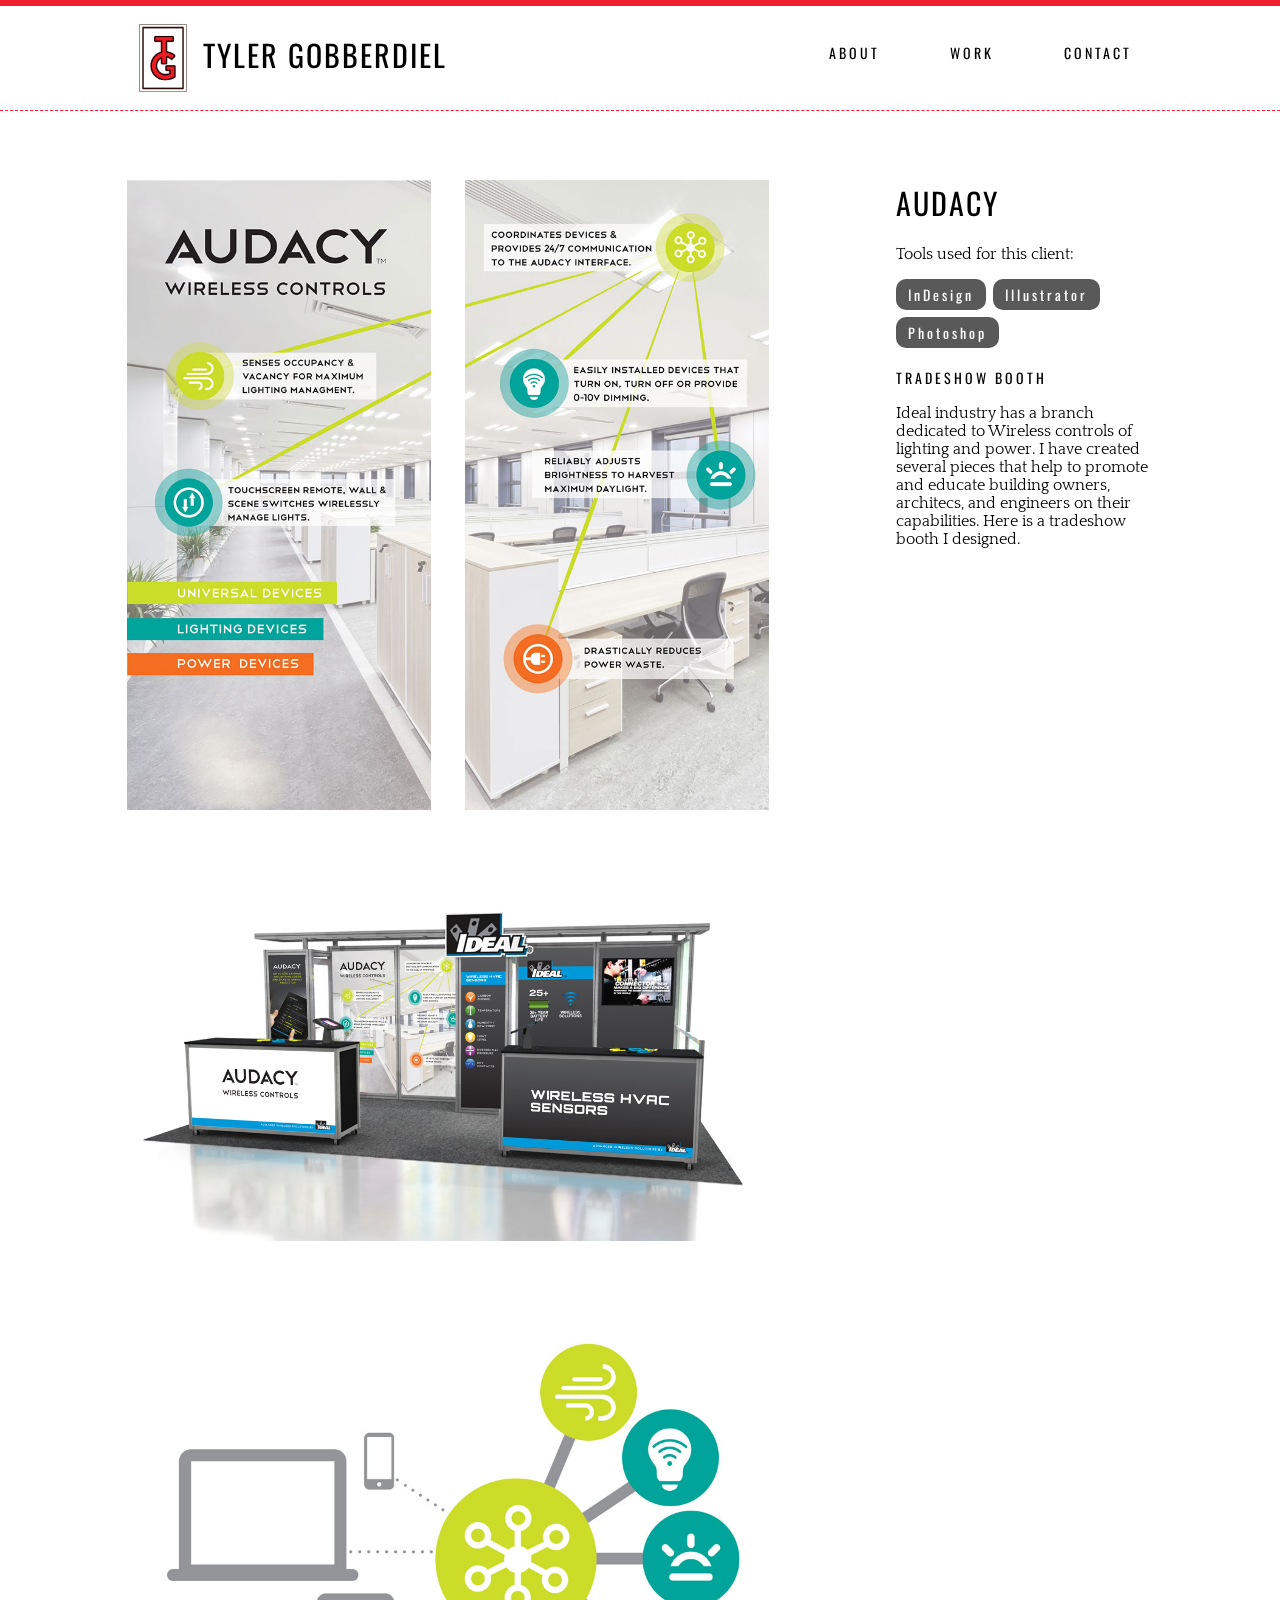
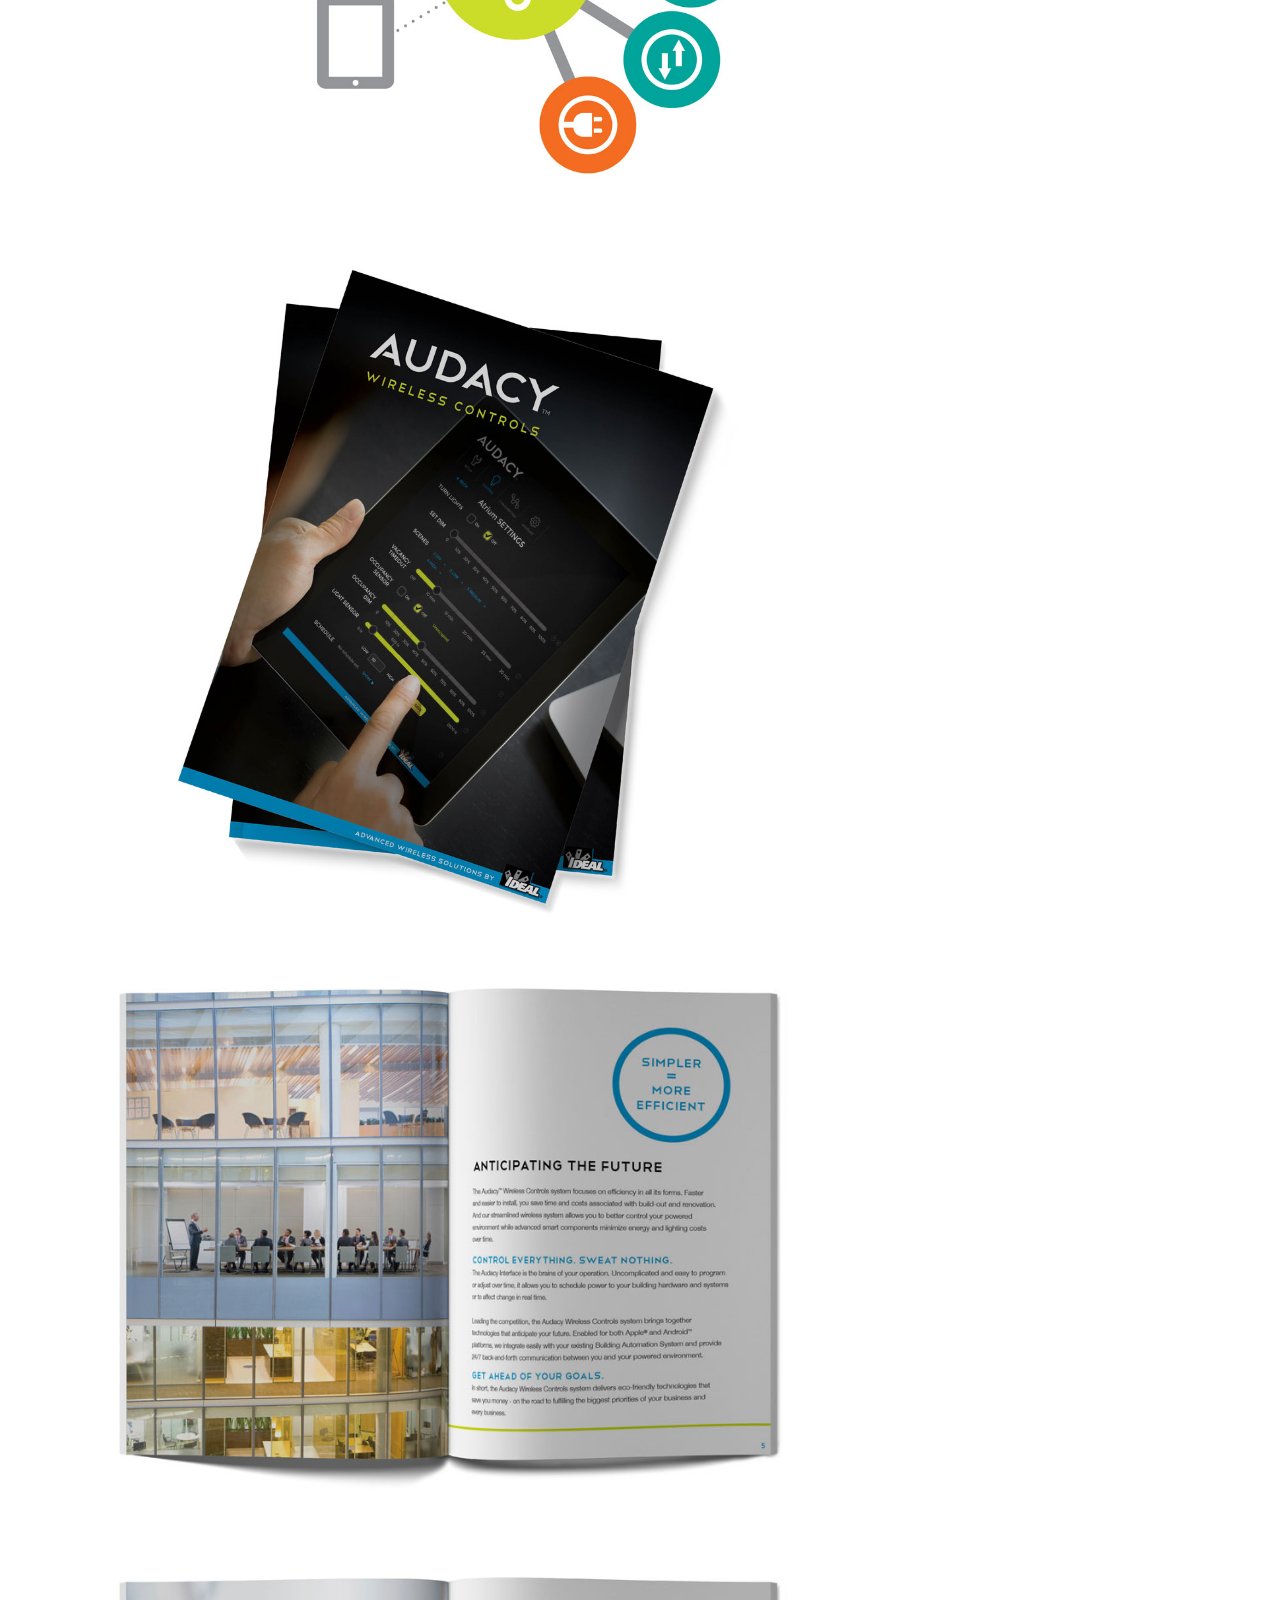
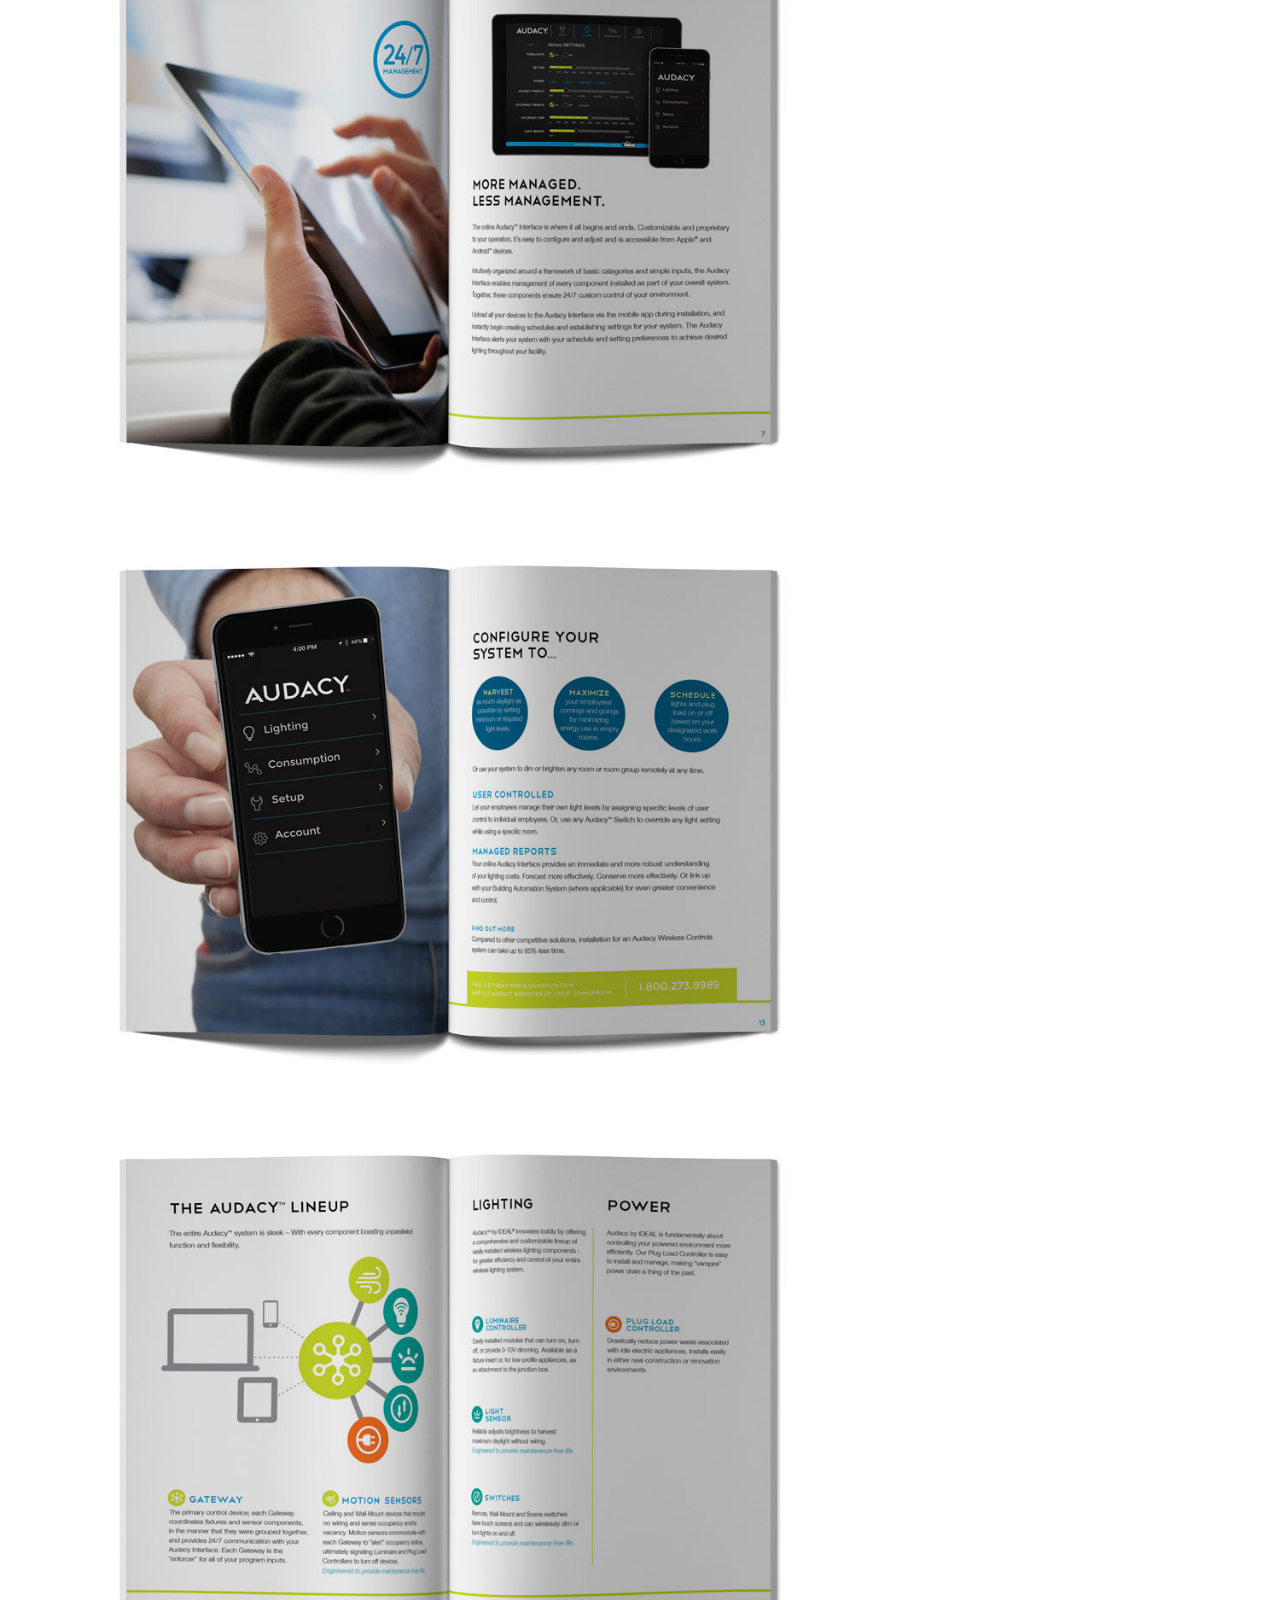
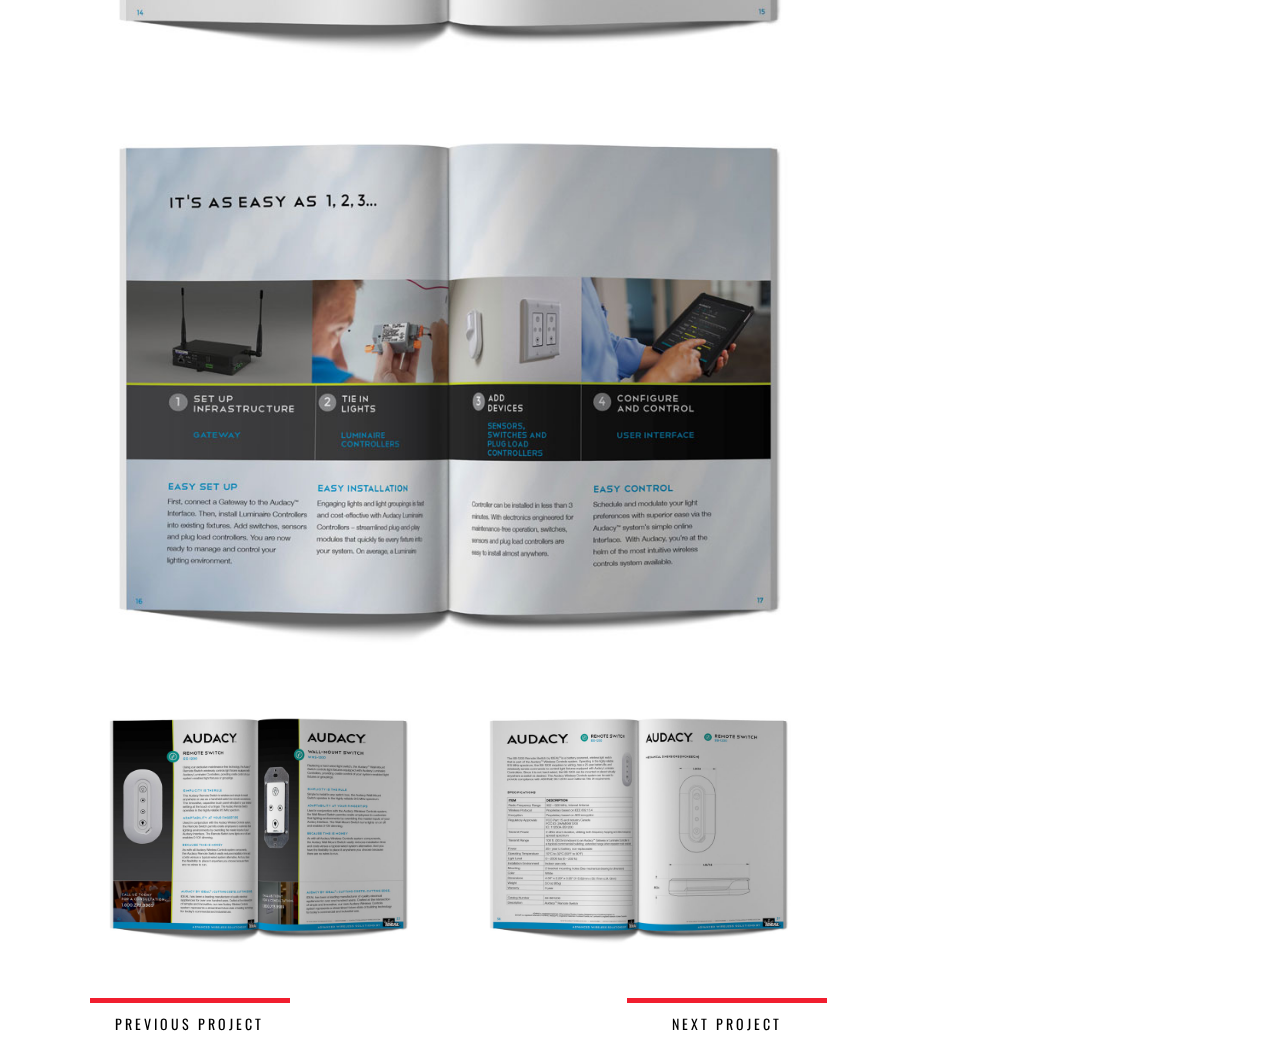
<file: audacy.html>
<!DOCTYPE html>
<html lang="en">
  <head>
    <meta charset="UTF-8">
    <meta name="viewport" content="width=device-width, initial-scale=1">
    <title>Tyler Gobberdiel</title>
    <meta name="Tyler Gobberdiel Portfolio website" content="Tyler Gobberdiel">
    
    <link rel="stylesheet" href="css/normalize.css">
    <link rel="stylesheet" href="css/style.css">
    <link href='https://fonts.googleapis.com/css?family=Oswald:400,300,700|Quattrocento' rel='stylesheet' type='text/css'>

    <link rel="shortcut icon" type="image/ico" href="images/TG_favicon.jpg"><!-- the favicon -->
  </head>
  <body>
    <nav> 
    <div class="width-fix">
      <img src="images/TG_Logo.jpg">
      <h1>Tyler Gobberdiel</h1>
      <ul>
        <li>Contact</li>
        <li>Work</li>
        <li>About</li>
      </ul>
    </nav>
    </div>
    <div class="portfolio-container">
      <div class="mult-img-center">
      <div class="image-container clearfix" id="mult-img">
        <img src="images/audacy/NFMT_Booth_2.jpg">
        <img src="images/audacy/NFMT_Booth_3.jpg">
      </div>
      </div>
      <div class="max-fix">
      <div class="intro">
        <h1>AUDACY</h1>
        <p>Tools used for this client:</p>
        <div class="skill"><h3>  InDesign  </h3></div>
        <div class="skill"><h3>  Illustrator  </h3></div> 
        <div class="skill"><h3>  Photoshop  </h3></div>
        <div class="text1">
          <h2>TRADESHOW BOOTH</h2>
          <p>Ideal industry has a branch dedicated to Wireless controls of lighting and power. I have created several pieces that help to promote and educate building owners, architecs, and engineers on their capabilities. Here is a tradeshow booth I designed.</p>
        </div>
        </div>
      </div>
      <div class="image-container clearfix" id="pad">
        <img src="images/audacy/gobberdiel_NFMT.jpg">
      </div>
      <div class="image-container clearfix" id="pad">
        <img src="images/audacy/Devices_Icons.jpg">
      </div>
      <div class="image-container clearfix">
        <img src="images/audacy/Cover_Mock_Up.jpg">
      </div>
      <div class="image-container clearfix">
        <img src="images/audacy/Catalog_pg3-4.jpg">
      </div>
      <div class="image-container clearfix">
        <img src="images/audacy/Catalog_pg5-6.jpg">
      </div>
      <div class="image-container clearfix">
        <img src="images/audacy/Catalog_pg7-8.jpg">
      </div>
      <div class="image-container clearfix">
        <img src="images/audacy/Catalog_pg9-10.jpg">
      </div>
      <div class="image-container clearfix">
        <img src="images/audacy/Catalog_pg11-12.jpg">
      </div>
      <div class="mult-img-center">
        <div class="image-container clearfix" id="mult-img">
          <img src="images/audacy/Catalog_pg13-14.jpg">
          <img src="images/audacy/Catalog_pg15-16.jpg">
        </div>
      </div>

    </div>
    <footer> 
    <div class="buttons">
      <div class="prev">
        <div id="button">
         <h2>previous Project </h2>
        </div>
      </div>
      <div class="next">
        <div id="button">
        <h2>Next Project</h2>
        </div>
      </div>
    </div>
    </footer>
    <script src="js/jquery-1.11.2.min.js"></script>
    <script src="js/main.js"></script>
  </body>
</html>
</file>
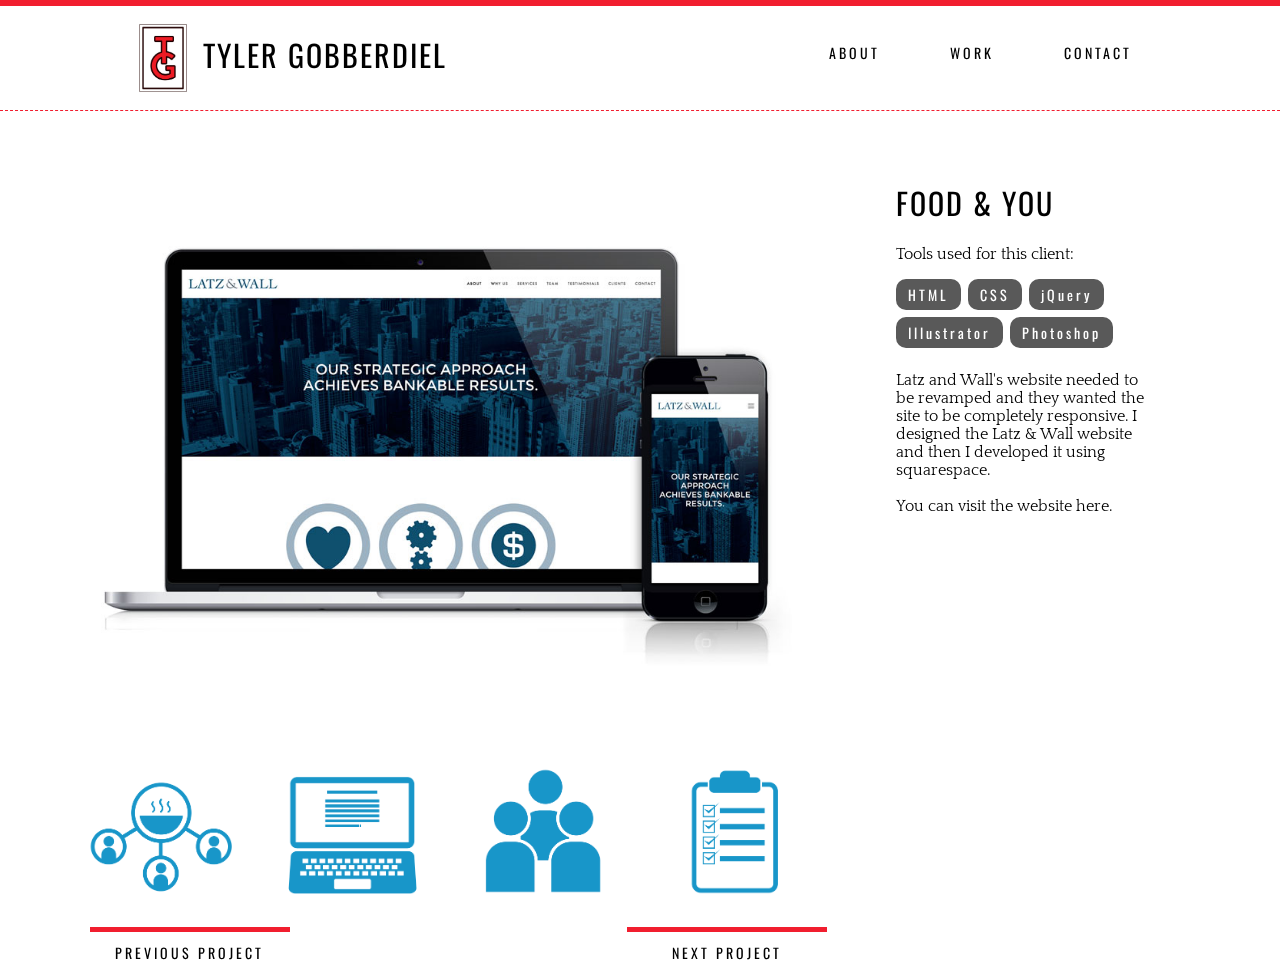
<file: foodandyou.html>
<!DOCTYPE html>
<html lang="en">
  <head>
    <meta charset="UTF-8">
    <meta name="viewport" content="width=device-width, initial-scale=1">
    <title>Tyler Gobberdiel</title>
    <meta name="Tyler Gobberdiel Portfolio website" content="Tyler Gobberdiel">
    
    <link rel="stylesheet" href="css/normalize.css">
    <link rel="stylesheet" href="css/style.css">
    <link href='https://fonts.googleapis.com/css?family=Oswald:400,300,700|Quattrocento' rel='stylesheet' type='text/css'>

    <link rel="shortcut icon" type="image/ico" href="images/TG_favicon.jpg"><!-- the favicon -->
  </head>
  <body>
    <nav> 
    <div class="width-fix">
      <img src="images/TG_Logo.jpg">
      <h1>Tyler Gobberdiel</h1>
      <ul>
        <li>Contact</li>
        <li>Work</li>
        <li>About</li>
      </ul>
    </nav>
    </div>
    <div class="portfolio-container">
      
      <div class="image-container clearfix">
        <img src="images/latz-and-wall/Latz-and-wall.jpg">
      </div>
      <div class="max-fix">
      <div class="intro">
       <h1>FOOD & YOU</h1>
      <p>Tools used for this client:</p>
      <div class="skill"><h3>  HTML  </h3></div> 
      <div class="skill"><h3>  CSS  </h3></div> 
      <div class="skill"><h3>  jQuery  </h3></div>
      <div class="skill"><h3>  Illustrator  </h3></div> 
      <div class="skill"><h3>  Photoshop  </h3></div>
      <p>Latz and Wall's website needed to be revamped and they wanted the site to be completely responsive. I designed the Latz & Wall website and then I developed it using squarespace.
      <br>
      <br>
      You can visit the website <a href="latzandwall.com">here</a>.</p>
        </div>
        </div>      
    <div class="image-container clearfix" id="fy-icons">
        <img src="images/fy/icon-food-systems-access.png">
        <img src="images/fy/icon-grant-writing.png">
        <img src="images/fy/icon-group-individual-consulting.png">
        <img src="images/fy/icon-project-managment.png">
    </div>
    </div>
    <footer> 
    <div class="buttons">
      <div class="prev">
        <div id="button">
         <h2>previous Project </h2>
        </div>
      </div>
      <div class="next">
        <div id="button">
        <h2>Next Project</h2>
        </div>
      </div>
    </div>
    </footer>
    <script src="js/jquery-1.11.2.min.js"></script>
    <script src="js/main.js"></script>
  </body>
</html>
</file>
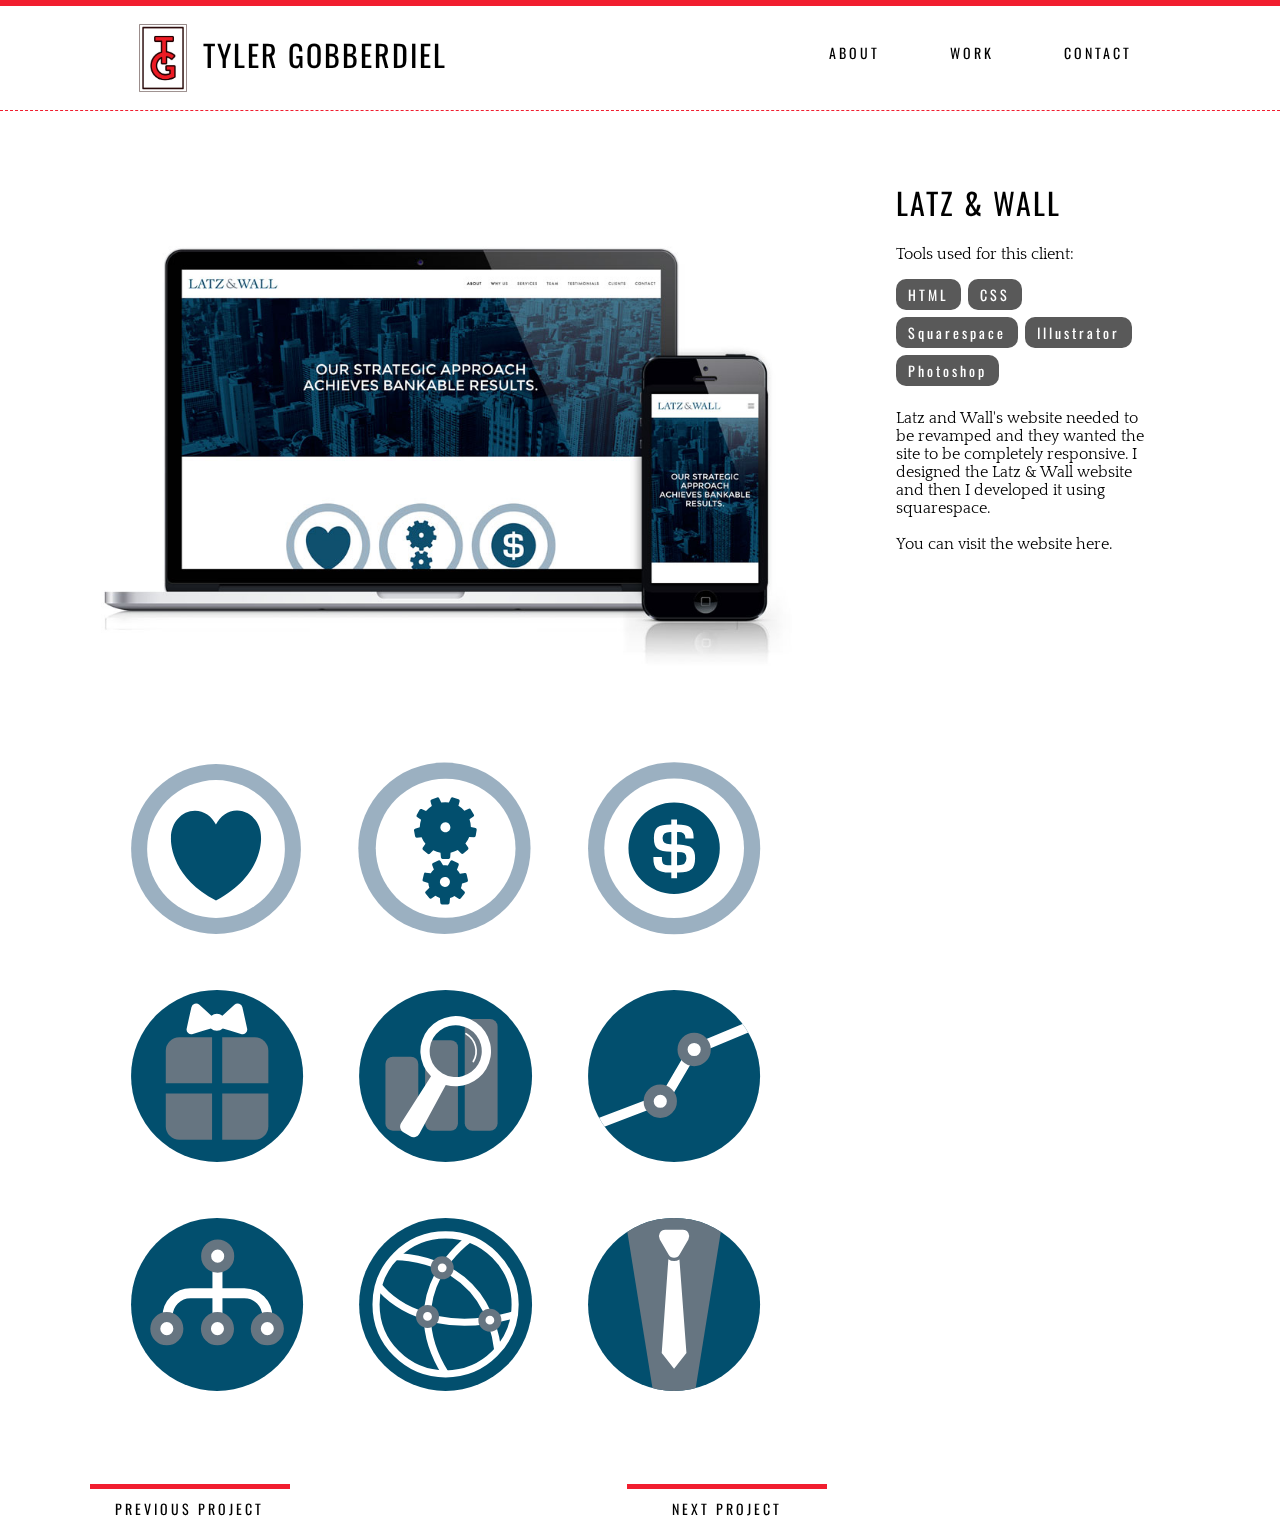
<file: latzandwall.html>
<!DOCTYPE html>
<html lang="en">
  <head>
    <meta charset="UTF-8">
    <meta name="viewport" content="width=device-width, initial-scale=1">
    <title>Tyler Gobberdiel</title>
    <meta name="Tyler Gobberdiel Portfolio website" content="Tyler Gobberdiel">
    
    <link rel="stylesheet" href="css/normalize.css">
    <link rel="stylesheet" href="css/style.css">
    <link href='https://fonts.googleapis.com/css?family=Oswald:400,300,700|Quattrocento' rel='stylesheet' type='text/css'>

    <link rel="shortcut icon" type="image/ico" href="images/TG_favicon.jpg"><!-- the favicon -->
  </head>
  <body>
    <nav> 
    <div class="width-fix">
      <img src="images/TG_Logo.jpg">
      <h1>Tyler Gobberdiel</h1>
      <ul>
        <li>Contact</li>
        <li>Work</li>
        <li>About</li>
      </ul>
    </nav>
    </div>
    <div class="portfolio-container">
      
      <div class="image-container clearfix">
        <img src="images/latz-and-wall/Latz-and-wall.jpg">
      </div>
      <div class="max-fix">
      <div class="intro">
       <h1>LATZ & WALL</h1>
      <p>Tools used for this client:</p>
      <div class="skill"><h3>  HTML  </h3></div> 
      <div class="skill"><h3>  CSS  </h3></div> 
      <div class="skill"><h3>  Squarespace  </h3></div> 
      <div class="skill"><h3>  Illustrator  </h3></div> 
      <div class="skill"><h3>  Photoshop  </h3></div>
      <p>Latz and Wall's website needed to be revamped and they wanted the site to be completely responsive. I designed the Latz & Wall website and then I developed it using squarespace.
      <br>
      <br>
      You can visit the website <a href="latzandwall.com">here</a>.</p>
        </div>
        </div>      
    <div class="image-container clearfix" id="icons">
        <img src="images/latz-and-wall/Icons_LW-01.svg">
        <img src="images/latz-and-wall/Icons_LW-02.svg">
        <img src="images/latz-and-wall/Icons_LW-03.svg">
        <img src="images/latz-and-wall/Icons_LW-04.svg">
        <img src="images/latz-and-wall/Icons_LW-05.svg">
        <img src="images/latz-and-wall/Icons_LW-06.svg">
        <img src="images/latz-and-wall/Icons_LW-07.svg">
        <img src="images/latz-and-wall/Icons_LW-08.svg">
        <img src="images/latz-and-wall/Icons_LW-09.svg">
    </div>
    </div>
    <footer> 
    <div class="buttons">
      <div class="prev">
        <div id="button">
         <h2>previous Project </h2>
        </div>
      </div>
      <div class="next">
        <div id="button">
        <h2>Next Project</h2>
        </div>
      </div>
    </div>
    </footer>
    <script src="js/jquery-1.11.2.min.js"></script>
    <script src="js/main.js"></script>
  </body>
</html>
</file>
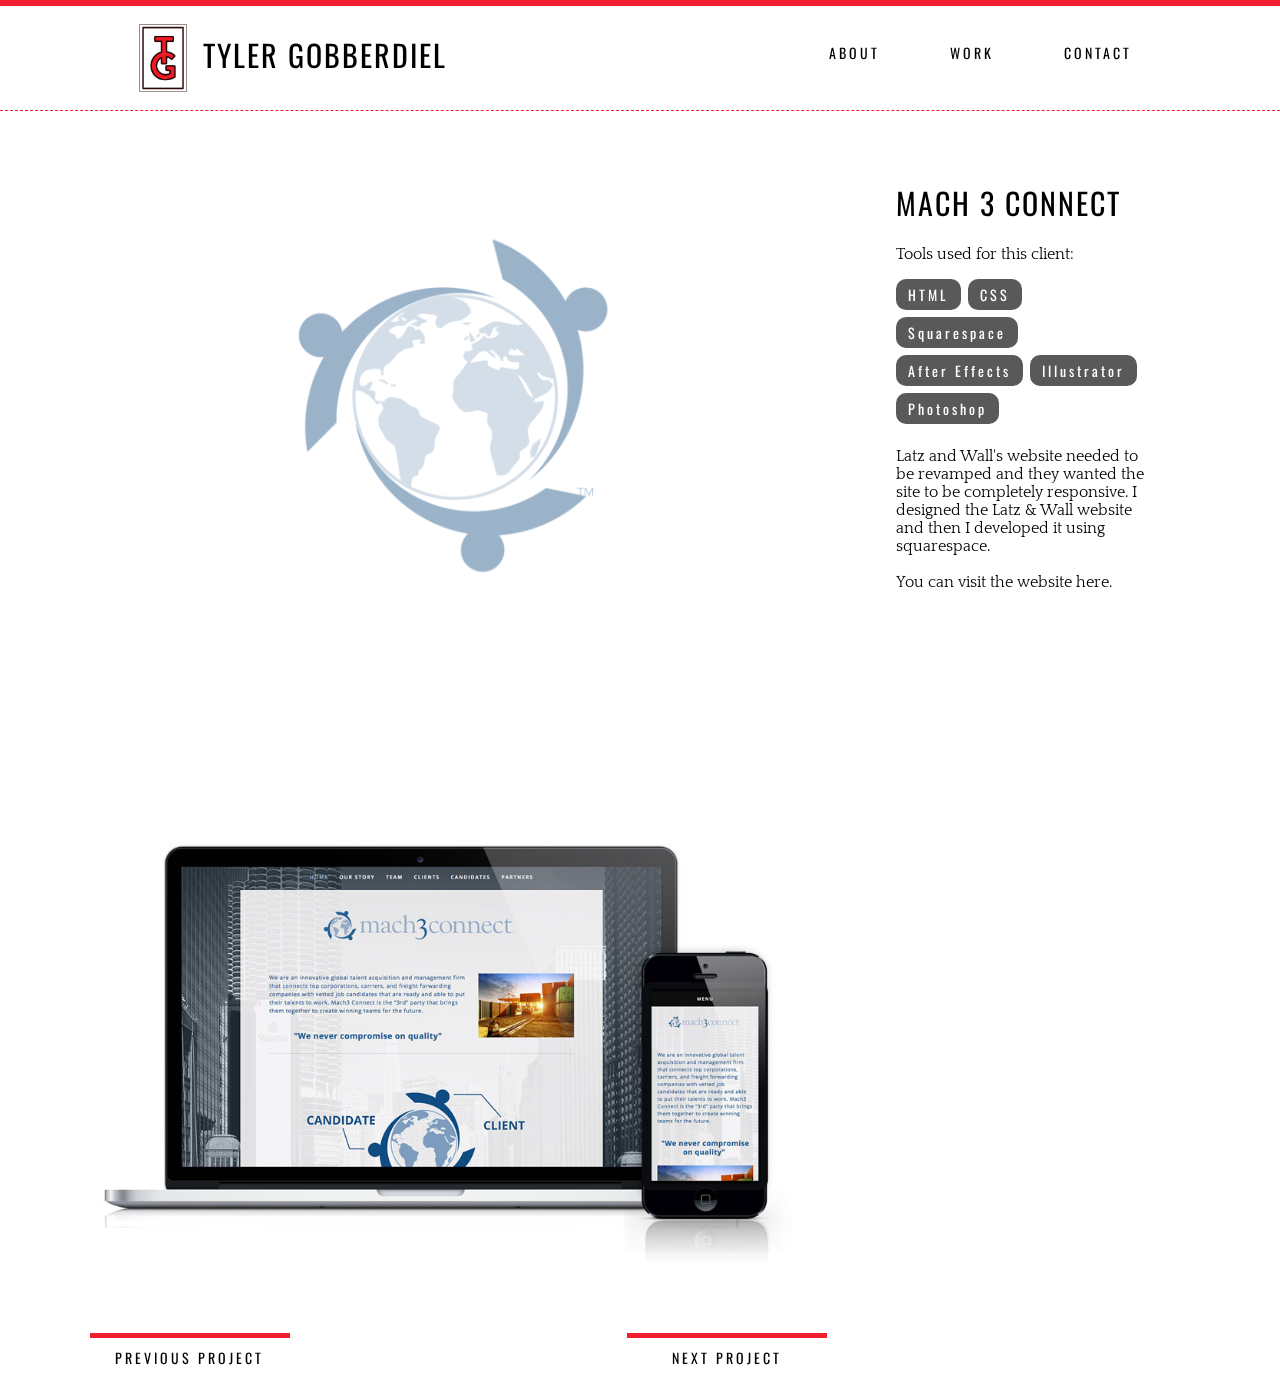
<file: mach3.html>
<!DOCTYPE html>
<html lang="en">
  <head>
    <meta charset="UTF-8">
    <meta name="viewport" content="width=device-width, initial-scale=1">
    <title>Tyler Gobberdiel</title>
    <meta name="Tyler Gobberdiel Portfolio website" content="Tyler Gobberdiel">
    
    <link rel="stylesheet" href="css/normalize.css">
    <link rel="stylesheet" href="css/style.css">
    <link href='https://fonts.googleapis.com/css?family=Oswald:400,300,700|Quattrocento' rel='stylesheet' type='text/css'>

    <link rel="shortcut icon" type="image/ico" href="images/TG_favicon.jpg"><!-- the favicon -->
  </head>
  <body>
    <nav> 
    <div class="width-fix">
      <img src="images/TG_Logo.jpg">
      <h1>Tyler Gobberdiel</h1>
      <ul>
        <li>Contact</li>
        <li>Work</li>
        <li>About</li>
      </ul>
    </nav>
    </div>
    <div class="portfolio-container">
      <div class="max-fix">
        <div class="intro">
         <h1>MACH 3 CONNECT</h1>
          <p>Tools used for this client:</p>
          <div class="skill"><h3>  HTML  </h3></div> 
          <div class="skill"><h3>  CSS  </h3></div> 
          <div class="skill"><h3>  Squarespace  </h3></div> 
          <div class="skill"><h3>  After Effects  </h3></div> 
          <div class="skill"><h3>  Illustrator  </h3></div> 
          <div class="skill"><h3>  Photoshop  </h3></div>
          <p>Latz and Wall's website needed to be revamped and they wanted the site to be completely responsive. I designed the Latz & Wall website and then I developed it using squarespace.
          <br>
          <br>
          You can visit the website <a href="latzandwall.com">here</a>.</p>
       </div>
      </div> 
       <div class="image-container clearfix">
        <img src="images/mach3/Logo_Icon.gif" loop="infinite">
      </div> 
      <div class="image-container clearfix">
        <img src="images/mach3/Mach3Connect.jpg">
      </div>    
    </div>
    <footer> 
    <div class="buttons">
      <div class="prev">
        <div id="button">
         <h2>previous Project </h2>
        </div>
      </div>
      <div class="next">
        <div id="button">
        <h2>Next Project</h2>
        </div>
      </div>
    </div>
    </footer>
    <script src="js/jquery-1.11.2.min.js"></script>
    <script src="js/main.js"></script>
  </body>
</html>
</file>
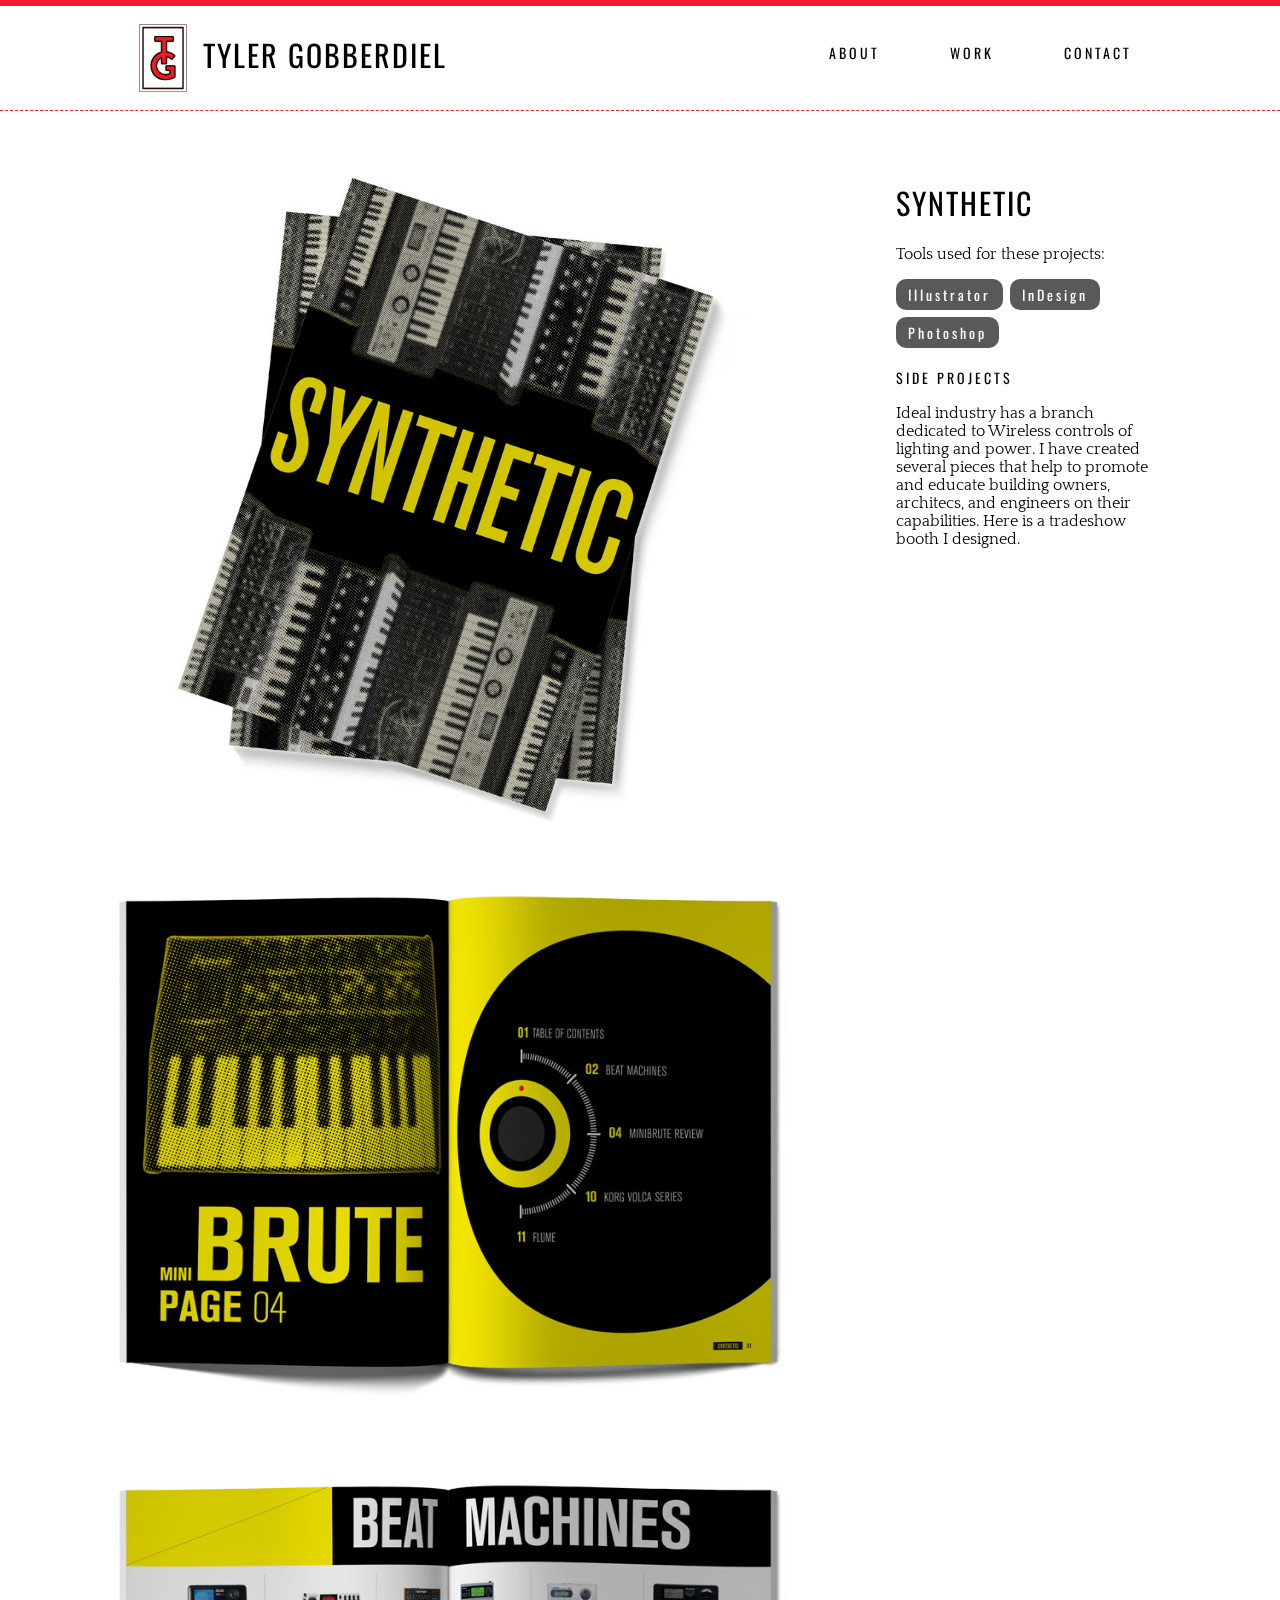
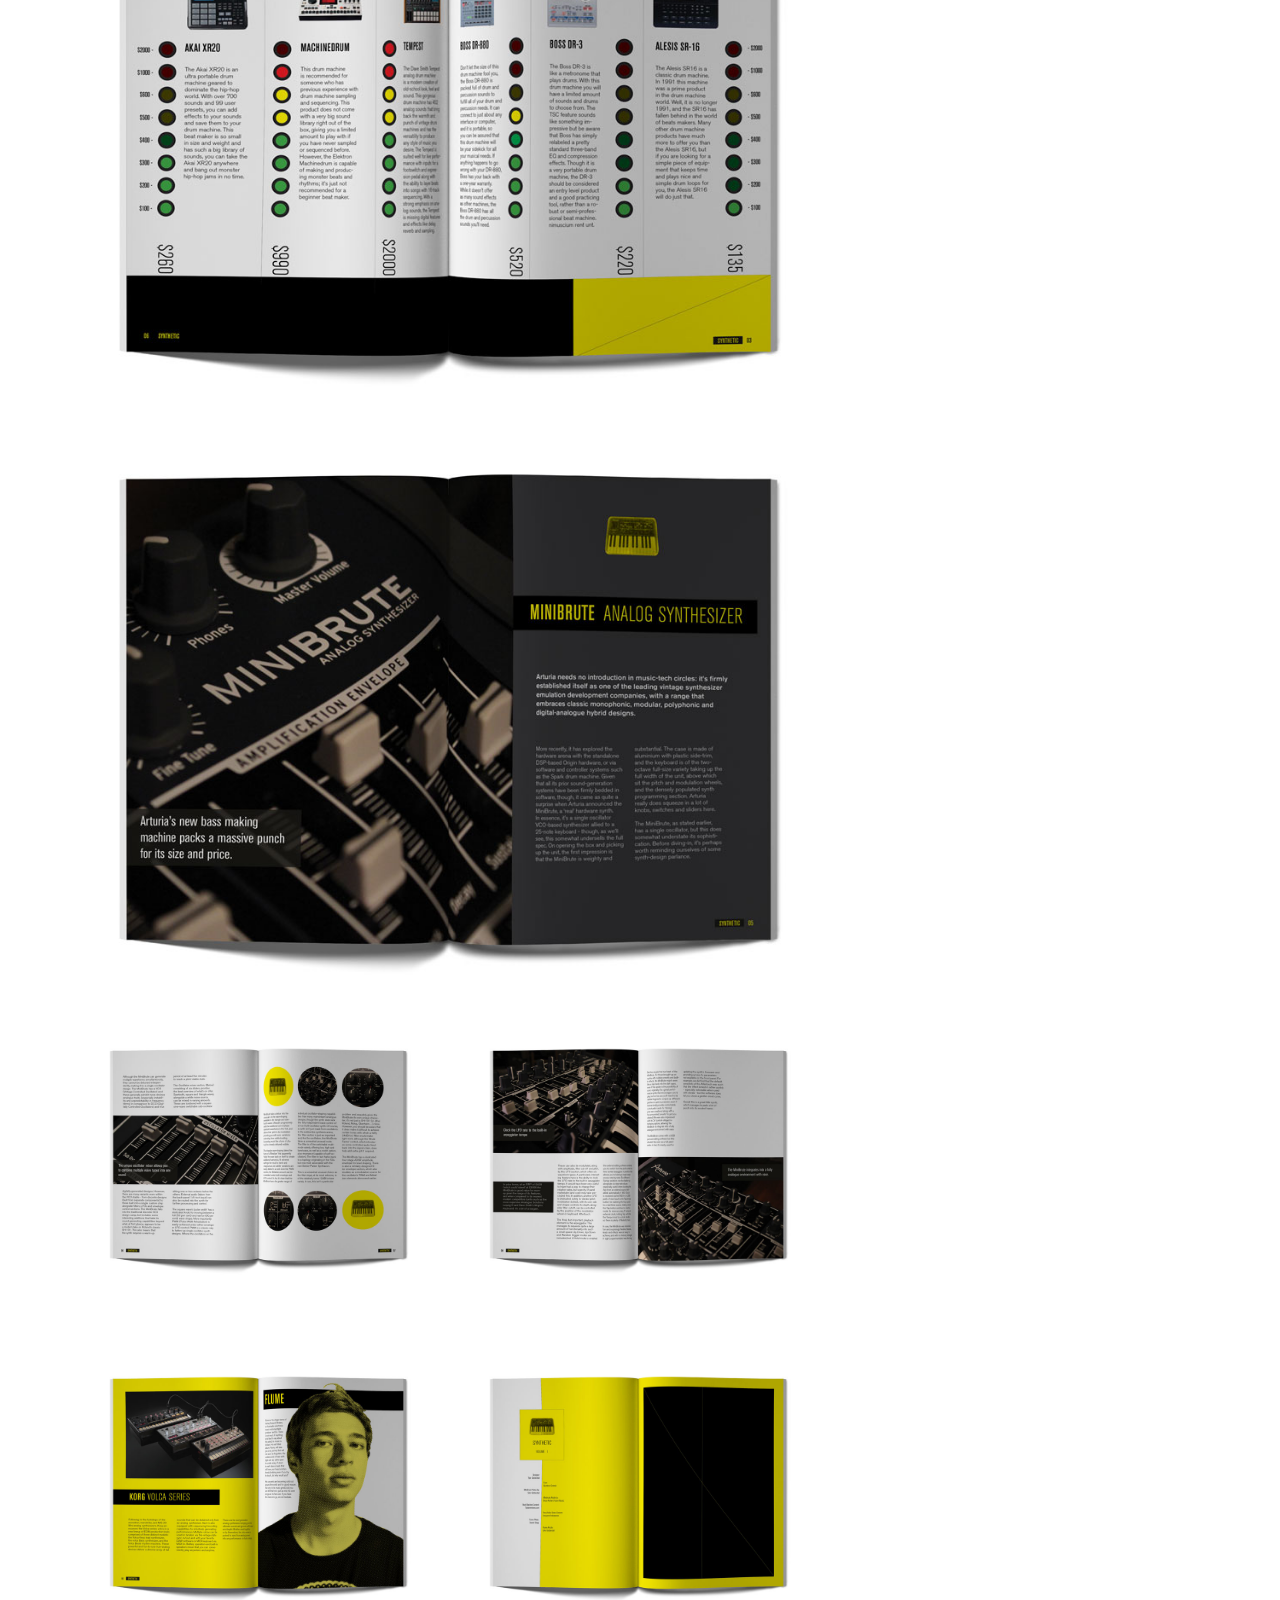
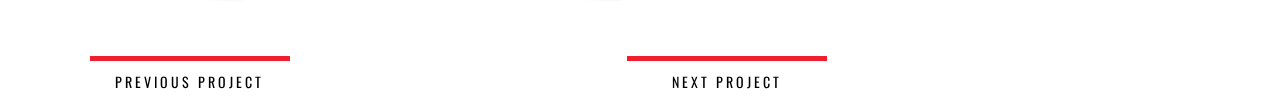
<file: synthetic.html>
<!DOCTYPE html>
<html lang="en">
  <head>
    <meta charset="UTF-8">
    <meta name="viewport" content="width=device-width, initial-scale=1">
    <title>Tyler Gobberdiel</title>
    <meta name="Tyler Gobberdiel Portfolio website" content="Tyler Gobberdiel">
    
    <link rel="stylesheet" href="css/normalize.css">
    <link rel="stylesheet" href="css/style.css">
    <link href='https://fonts.googleapis.com/css?family=Oswald:400,300,700|Quattrocento' rel='stylesheet' type='text/css'>

    <link rel="shortcut icon" type="image/ico" href="images/TG_favicon.jpg"><!-- the favicon -->
  </head>
  <body>
    <nav> 
    <div class="width-fix">
      <img src="images/TG_Logo.jpg">
      <h1>Tyler Gobberdiel</h1>
      <ul>
        <li>Contact</li>
        <li>Work</li>
        <li>About</li>
      </ul>
    </nav>
    </div>
    <div class="portfolio-container">
     
      <div class="max-fix">
      <div class="intro">
        <h1>SYNTHETIC</h1>
        <p>Tools used for these projects:</p>
        <div class="skill"><h3>  Illustrator  </h3></div> 
        <div class="skill"><h3>  InDesign  </h3></div>
        <div class="skill"><h3>  Photoshop  </h3></div>
        <div class="text1">
          <h2>SIDE PROJECTS</h2>
          <p>Ideal industry has a branch dedicated to Wireless controls of lighting and power. I have created several pieces that help to promote and educate building owners, architecs, and engineers on their capabilities. Here is a tradeshow booth I designed.</p>
        </div>
        </div>
      </div>
       
      <div class="image-container clearfix">
        <img src="images/b-side/Synth_Cover.jpg">
      </div>
      <div class="image-container clearfix">
        <img src="images/b-side/Synth_pg2-3.jpg">
      </div>
      <div class="image-container clearfix">
        <img src="images/b-side/Synth_pg4-5.jpg">
      </div>
      <div class="image-container clearfix">
        <img src="images/b-side/Synth_pg6-7.jpg">
      </div>
      <div class="mult-img-center">
        <div class="image-container clearfix" id="mult-img">
          <img src="images/b-side/Synth_pg8-9.jpg">
          <img src="images/b-side/Synth_pg10-11.jpg">
        </div>
      </div>
      <div class="mult-img-center">
        <div class="image-container clearfix" id="mult-img">
          <img src="images/b-side/Synth_pg12-13.jpg">
          <img src="images/b-side/Synth_pg14-15.jpg">
        </div>
      </div>
    </div>
    <footer> 
    <div class="buttons">
      <div class="prev">
        <div id="button">
         <h2>previous Project </h2>
        </div>
      </div>
      <div class="next">
        <div id="button">
        <h2>Next Project</h2>
        </div>
      </div>
    </div>
    </footer>
    <script src="js/jquery-1.11.2.min.js"></script>
    <script src="js/main.js"></script>
  </body>
</html>
</file>
<file: css/style.css>
/*
Project Name: Tyler Gobberdiel Portfolio
Author: Tyler Gobberdiel
Developer: TGobberdiel in Chicago
*/

/******************************************
/* SETUP
/*******************************************/
/* Box Model Hack: http://www.paulirish.com/2012/box-sizing-border-box-ftw/ */
*, *:before, *:after {
  box-sizing: inherit;
}
html {
  box-sizing: border-box;
}
/* Micro clearfix hack: http://nicolasgallagher.com/micro-clearfix-hack/ */
.clearfix {
  *zoom: 1;
}
.clearfix:before,
.clearfix:after {
    content: " ";
    display: table;
}
.clearfix:after {
  clear: both;
}
/******************************************
/* BASE STYLES
/*******************************************/
body {
  color: black;
  font-size: 16px;
  background: white;
  font-family: 'Quattrocento', serif;
}

h1 {
	font-family: 'Oswald', sans-serif;
	font-size: 30px;
	font-weight: 400;
	letter-spacing: 2px;
	text-transform: uppercase;
}

h2 {
	font-family: 'Oswald', sans-serif;
	font-weight: 400;
	font-size: 14px;
	letter-spacing: 3px;
	text-transform: uppercase;
}

h3{
	font-family: 'Oswald', sans-serif;
	font-size: 14px;
	font-weight: 400;
	letter-spacing: 3px;
	color: white;
}

a{ 
	text-decoration: none; 
	color: black;
}

/******************************************
/* LAYOUT
/*******************************************/
nav {
	background-color: rgba(255, 255, 255, .85);
	padding: 0 1% 1% 1%;
	width: 100%;
	position: fixed;
	border-top: 6px RGBA(241, 30, 47, 1) solid;
	border-bottom: 1px RGBA(241, 30, 47, 1) dashed;
}

nav img {
	float: left;
	width: 50px;
	margin: 0 15px 0 10%;
}

nav h1{
	float: left;
	margin-top: 10px;
}

nav ul{
	padding-right: 8%;
}

nav ul li{ 
	float: right;
	display: inline-block;
	padding: 10px 35px;
	margin-top: 10px;
	text-decoration: none;
	font-family: 'Oswald', sans-serif;
	font-weight: 400;
	font-size: 14px;
	letter-spacing: 3px;
	text-transform: uppercase;
	cursor: pointer;
	box-shadow: inset 0 0 0 0 RGBA(241, 30, 47, 1);
	-webkit-transition: all ease 0.5s;
	-moz-transition: all ease 0.5s;
	transition: all ease 0.5s;

 }
 nav ul li:hover{ 
	box-shadow: inset 0 100px 0 0 RGBA(241, 30, 47, 1);

 }

 .width-fix{
 	max-width: 1500px;
 	margin: 0 auto;
 }

footer{
	 max-width: 1500px;
	 margin: 0	 auto;
}
/******************************************
/* PAGES
/*******************************************/
.portfolio-container { 
	width: 100%;
	padding-top: 160px;
	max-width: 1500px;
	margin: 0 auto;
	position: relative;
	z-index: -10
 }
.navfix{ 
	width: 100%;
	height: 110px;
	margin: 0 auto;
	position: relative;
	z-index: -10;

}
.image-container {
	width: 70%;
	padding: 0 5%;
	float: left;
}

.image-container  img{
	max-width: 100%;
	max-height: 75vh;
	display: block;
	margin: 0 auto;
}
.max-fix{
	position:absolute;
    width: 30%;
    right:0;
}

.intro{
	width: 30%;
	padding: 0 10% 5% 0;
	float: right;
	position:fixed;
}

.skill {
	display: inline-block;
	background-color: RGBA(89, 89, 89, 1);
	margin: 0 3px 7px 0;
	padding: 0px 12px;
	border-radius: 10px;
	line-height: 3px;
 }

.container {
  margin: 0 auto;
  text-align: center;
  max-width: 80%;
}

.img-rec {
  display: inline-block;
  width: 100%;
  height: 70vh;
  background: url("https://www.fillmurray.com/460/300") no-repeat center top;
    -webkit-background-size: cover;
  -moz-background-size: cover;
  -o-background-size: cover;
  background-size: cover;
}

.img-sqr {
  display: inline-block;
  width: 33%;
  height: 50vh;
  background: url("https://www.fillmurray.com/200/300") no-repeat center center;
    -webkit-background-size: cover;
  -moz-background-size: cover;
  -o-background-size: cover;
  background-size: cover;
}

.clients{
  width: 80%;
  text-align: center;
  margin: 0 auto;
  padding: 50px 0;
  max-width: 1500px;
}

.clients ul{
  padding: 0;
}

.clients ul li{
    display: inline-block;
    text-decoration: none;
}

.clients ul li img{
	    width: 115px;
	    padding: 2px;
}
.overview{
	width: 100%;
	background-color: RGBA(241, 30, 47, 1);
	color: white;
	text-align: center;
}

.column{
	margin: 50px auto;
	width: 25%;
	display: inline-block;
	text-align: left;
	padding: 25px;
}

.quote-container{
	background-color: RGBA(241, 30, 47, 1);
	margin: 50px auto;

}
.quote{
	padding-top: 80px;
	height: 400px;
	color: white;
	width: 60%;
	margin: 0 auto;
	text-align: center;
}

/******************************************
/* SECTIONS
/*******************************************/

.mult-img-center { 
	text-align: center; 
}

#mult-img img {
	margin: 20px 2% 5% 2%;	
	display: inline-block;
	max-height: 70vh;
	max-width: 45%;
}

#bb-mult-img img {
	margin: 10% 2%;	
	display: inline-block;
	max-height: 50vh;
	max-width: 45%;
	}

#gog-mult-img img {
	margin: 0;	
	display: inline-block;
	max-height: 50vh;
	max-width: 35%;
	margin-bottom: -3%;
}
#pad {
	padding: 20px 10% 60px 10%;
}

#icons { 
	padding: 0 8% 5% 8%;
}
#icons img{
	max-width: 33%;
	float: left;
	padding: 20px;
}
#fy-icons img{
	max-width: 25%;
	float: left;
	padding: 20px;
}
#screens img{
	margin: 2% -.7%;	
	display: inline-block;
	max-height: 70vh;
	max-width: 45%;
}



#button{
	width: 200px;
	margin: 0 auto;
	background-color: RGBA(241, 30, 47, 0);
	padding: 3px;
	text-align: center;
	color: black;
	box-shadow: inset 0 5px 0 0 RGBA(241, 30, 47, 1);
	-webkit-transition: all ease 0.5s;
	-moz-transition: all ease 0.5s;
	transition: all ease 0.5s;
    cursor: pointer;
}

#button:hover{
	box-shadow: inset 0 200px 0 0 RGBA(241, 30, 47, 1);
}
.prev{ 
	width: 30%;
	display: inline-block;
	float: left;
	padding-left: 10%;

}
.buttons{
	max-width: 70%;
}
.next{ 
	width: 30%;
	display: inline-block;
	float: right;
	padding-right: 10%;
}
</file>
